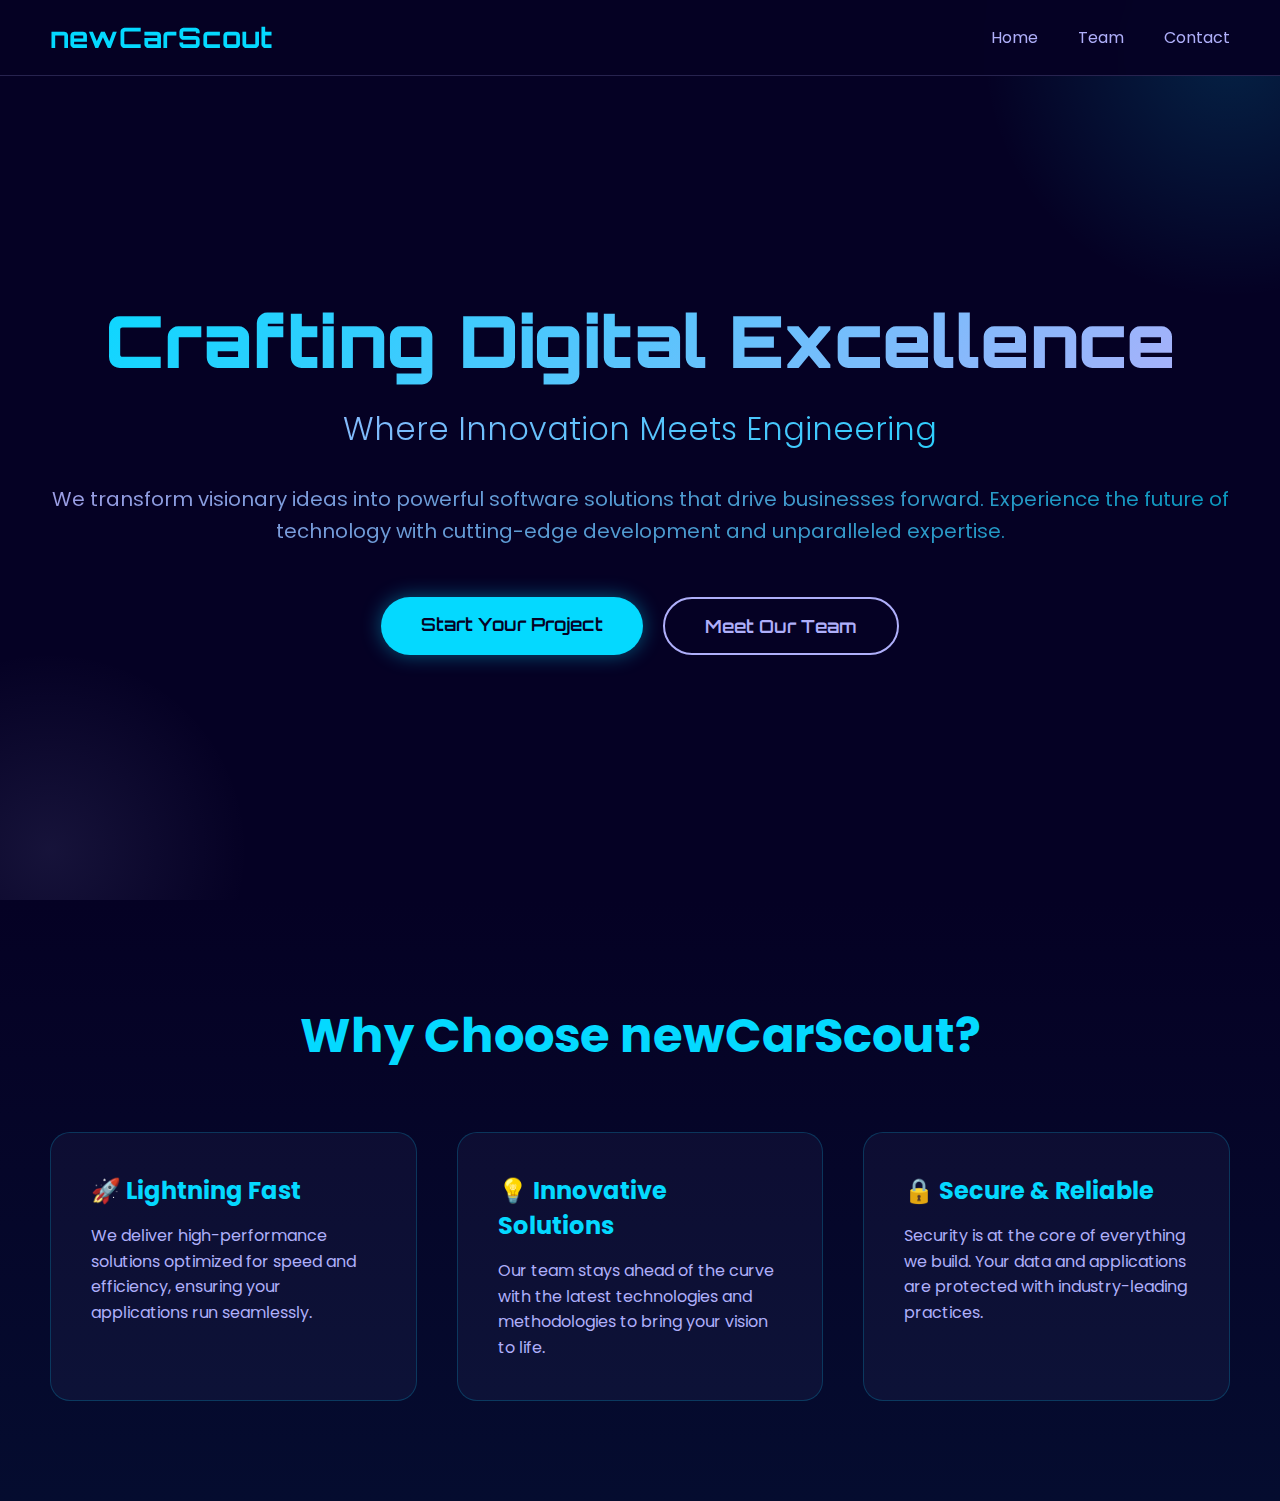
<file: index.html>
<!DOCTYPE html>
<html lang="en">

<head>
    <meta charset="UTF-8">
    <meta name="viewport" content="width=device-width, initial-scale=1.0">
    <title>newCarScout - Innovation Driven Engineering</title>
    <link rel="preconnect" href="https://fonts.googleapis.com">
    <link rel="preconnect" href="https://fonts.gstatic.com" crossorigin>
    <link href="https://fonts.googleapis.com/css2?family=Orbitron:wght@400;500;600;700;900&family=Poppins:wght@300;400;500;600;700&display=swap" rel="stylesheet">
    <style>
        * {
            margin: 0;
            padding: 0;
            box-sizing: border-box;
        }
        
        body {
            font-family: 'Poppins', -apple-system, BlinkMacSystemFont, 'SF Pro', sans-serif;
            background-color: #050124;
            color: #ffffff;
            overflow-x: hidden;
        }
        /* Navigation */
        
        nav {
            display: flex;
            justify-content: space-between;
            align-items: center;
            padding: 20px 50px;
            background: rgba(5, 1, 36, 0.95);
            -webkit-backdrop-filter: blur(10px);
            backdrop-filter: blur(10px);
            position: fixed;
            width: 100%;
            top: 0;
            z-index: 1000;
            border-bottom: 1px solid rgba(175, 175, 250, 0.2);
        }
        
        .logo {
            font-size: 28px;
            font-weight: bold;
            font-family: 'Orbitron', sans-serif;
            color: #04d9ff;
            letter-spacing: 1px;
        }
        
        .nav-links {
            display: flex;
            gap: 40px;
            list-style: none;
        }
        
        .nav-links a {
            color: #afaffa;
            text-decoration: none;
            font-size: 16px;
            transition: color 0.3s ease;
            position: relative;
        }
        
        .nav-links a:hover {
            color: #04d9ff;
        }
        
        .nav-links a::after {
            content: '';
            position: absolute;
            width: 0;
            height: 2px;
            bottom: -5px;
            left: 0;
            background-color: #04d9ff;
            transition: width 0.3s ease;
        }
        
        .nav-links a:hover::after {
            width: 100%;
        }
        /* Hero Section */
        
        .hero {
            min-height: 100vh;
            display: flex;
            align-items: center;
            justify-content: center;
            padding: 100px 50px 50px;
            position: relative;
            overflow: hidden;
        }
        
        .hero::before {
            content: '';
            position: absolute;
            width: 500px;
            height: 500px;
            background: radial-gradient(circle, rgba(4, 217, 255, 0.15) 0%, transparent 70%);
            border-radius: 50%;
            top: -200px;
            right: -200px;
            animation: pulse 4s ease-in-out infinite;
        }
        
        .hero::after {
            content: '';
            position: absolute;
            width: 400px;
            height: 400px;
            background: radial-gradient(circle, rgba(175, 175, 250, 0.1) 0%, transparent 70%);
            border-radius: 50%;
            bottom: -150px;
            left: -150px;
            animation: pulse 5s ease-in-out infinite;
        }
        
        @keyframes pulse {
            0%,
            100% {
                transform: scale(1);
                opacity: 0.5;
            }
            50% {
                transform: scale(1.1);
                opacity: 0.8;
            }
        }
        
        .hero-content {
            max-width: 1200px;
            text-align: center;
            z-index: 1;
        }
        
        .hero h1 {
            font-size: 72px;
            font-weight: 900;
            font-family: 'Orbitron', sans-serif;
            margin-bottom: 20px;
            background: linear-gradient(135deg, #04d9ff 0%, #afaffa 100%);
            -webkit-background-clip: text;
            -webkit-text-fill-color: transparent;
            background-clip: text;
            animation: slideDown 1s ease-out;
        }
        
        @keyframes slideDown {
            from {
                opacity: 0;
                transform: translateY(-50px);
            }
            to {
                opacity: 1;
                transform: translateY(0);
            }
        }
        
        .hero h2 {
            font-size: 32px;
            background: linear-gradient(135deg, #afaffa 0%, #04d9ff 100%);
            -webkit-background-clip: text;
            -webkit-text-fill-color: transparent;
            background-clip: text;
            margin-bottom: 30px;
            font-weight: 300;
            animation: slideUp 1s ease-out 0.3s both;
        }
        
        @keyframes slideUp {
            from {
                opacity: 0;
                transform: translateY(30px);
            }
            to {
                opacity: 1;
                transform: translateY(0);
            }
        }
        
        .hero p {
            font-size: 20px;
            background: linear-gradient(135deg, rgba(175, 175, 250, 0.9) 0%, rgba(4, 217, 255, 0.7) 100%);
            -webkit-background-clip: text;
            -webkit-text-fill-color: transparent;
            background-clip: text;
            margin-bottom: 50px;
            line-height: 1.6;
            animation: fadeIn 1s ease-out 0.6s both;
        }
        
        @keyframes fadeIn {
            from {
                opacity: 0;
            }
            to {
                opacity: 1;
            }
        }
        
        .cta-buttons {
            display: flex;
            gap: 20px;
            justify-content: center;
            flex-wrap: wrap;
            animation: fadeIn 1s ease-out 0.9s both;
        }
        
        .btn {
            padding: 16px 40px;
            font-size: 18px;
            font-family: 'Orbitron', sans-serif;
            font-weight: 600;
            border: none;
            border-radius: 50px;
            cursor: pointer;
            transition: all 0.3s ease;
            text-decoration: none;
            display: inline-block;
        }
        
        .btn-primary {
            background-color: #04d9ff;
            color: #050124;
            box-shadow: 0 0 20px rgba(4, 217, 255, 0.4);
        }
        
        .btn-primary:hover {
            background-color: #03b8db;
            transform: translateY(-3px);
            box-shadow: 0 5px 30px rgba(4, 217, 255, 0.6);
        }
        
        .btn-secondary {
            background-color: transparent;
            color: #afaffa;
            border: 2px solid #afaffa;
        }
        
        .btn-secondary:hover {
            background-color: #afaffa;
            color: #050124;
            transform: translateY(-3px);
        }
        /* Features Section */
        
        .features {
            padding: 100px 50px;
            background: linear-gradient(180deg, #050124 0%, rgba(4, 217, 255, 0.05) 100%);
        }
        
        .features h2 {
            text-align: center;
            font-size: 48px;
            margin-bottom: 60px;
            color: #04d9ff;
        }
        
        .feature-grid {
            display: grid;
            grid-template-columns: repeat(auto-fit, minmax(300px, 1fr));
            gap: 40px;
            max-width: 1200px;
            margin: 0 auto;
        }
        
        .feature-card {
            background: rgba(175, 175, 250, 0.05);
            padding: 40px;
            border-radius: 20px;
            border: 1px solid rgba(4, 217, 255, 0.2);
            transition: all 0.3s ease;
        }
        
        .feature-card:hover {
            transform: translateY(-10px);
            border-color: #04d9ff;
            box-shadow: 0 10px 40px rgba(4, 217, 255, 0.2);
        }
        
        .feature-card h3 {
            color: #04d9ff;
            font-size: 24px;
            margin-bottom: 15px;
        }
        
        .feature-card p {
            color: #afaffa;
            line-height: 1.6;
        }
        /* Responsive */
        
        @media (max-width: 768px) {
            nav {
                padding: 15px 20px;
            }
            .nav-links {
                gap: 20px;
            }
            .hero h1 {
                font-size: 42px;
            }
            .hero h2 {
                font-size: 24px;
            }
            .hero p {
                font-size: 16px;
            }
            .cta-buttons {
                flex-direction: column;
                align-items: center;
            }
            .btn {
                width: 100%;
                max-width: 300px;
            }
            .features h2 {
                font-size: 36px;
            }
        }
    </style>
</head>

<body>
    <!-- Navigation -->
    <nav>
        <div class="logo">newCarScout</div>
        <ul class="nav-links">
            <li><a href="./index.html">Home</a></li>
            <li><a href="./team.html">Team</a></li>
            <li><a href="./contact.html">Contact</a></li>
        </ul>
    </nav>

    <!-- Hero Section -->
    <section class="hero" id="home">
        <div class="hero-content">
            <h1>Crafting Digital Excellence</h1>
            <h2>Where Innovation Meets Engineering</h2>
            <p>We transform visionary ideas into powerful software solutions that drive businesses forward. Experience the future of technology with cutting-edge development and unparalleled expertise.</p>
            <div class="cta-buttons">
                <a href="#contact" class="btn btn-primary">Start Your Project</a>
                <a href="#team" class="btn btn-secondary">Meet Our Team</a>
            </div>
        </div>
    </section>

    <!-- Features Section -->
    <section class="features">
        <h2>Why Choose newCarScout?</h2>
        <div class="feature-grid">
            <div class="feature-card">
                <h3>🚀 Lightning Fast</h3>
                <p>We deliver high-performance solutions optimized for speed and efficiency, ensuring your applications run seamlessly.</p>
            </div>
            <div class="feature-card">
                <h3>💡 Innovative Solutions</h3>
                <p>Our team stays ahead of the curve with the latest technologies and methodologies to bring your vision to life.</p>
            </div>
            <div class="feature-card">
                <h3>🔒 Secure & Reliable</h3>
                <p>Security is at the core of everything we build. Your data and applications are protected with industry-leading practices.</p>
            </div>
        </div>
    </section>

    <script>
        // Smooth scrolling for navigation links
        document.querySelectorAll('a[href^="#"]').forEach(anchor => {
            anchor.addEventListener('click', function(e) {
                e.preventDefault();
                const target = document.querySelector(this.getAttribute('href'));
                if (target) {
                    target.scrollIntoView({
                        behavior: 'smooth',
                        block: 'start'
                    });
                }
            });
        });

        // Add scroll effect to navigation
        window.addEventListener('scroll', () => {
            const nav = document.querySelector('nav');
            if (window.scrollY > 100) {
                nav.style.background = 'rgba(5, 1, 36, 0.98)';
                nav.style.boxShadow = '0 5px 20px rgba(4, 217, 255, 0.1)';
            } else {
                nav.style.background = 'rgba(5, 1, 36, 0.95)';
                nav.style.boxShadow = 'none';
            }
        });
    </script>
</body>

</html>
</file>
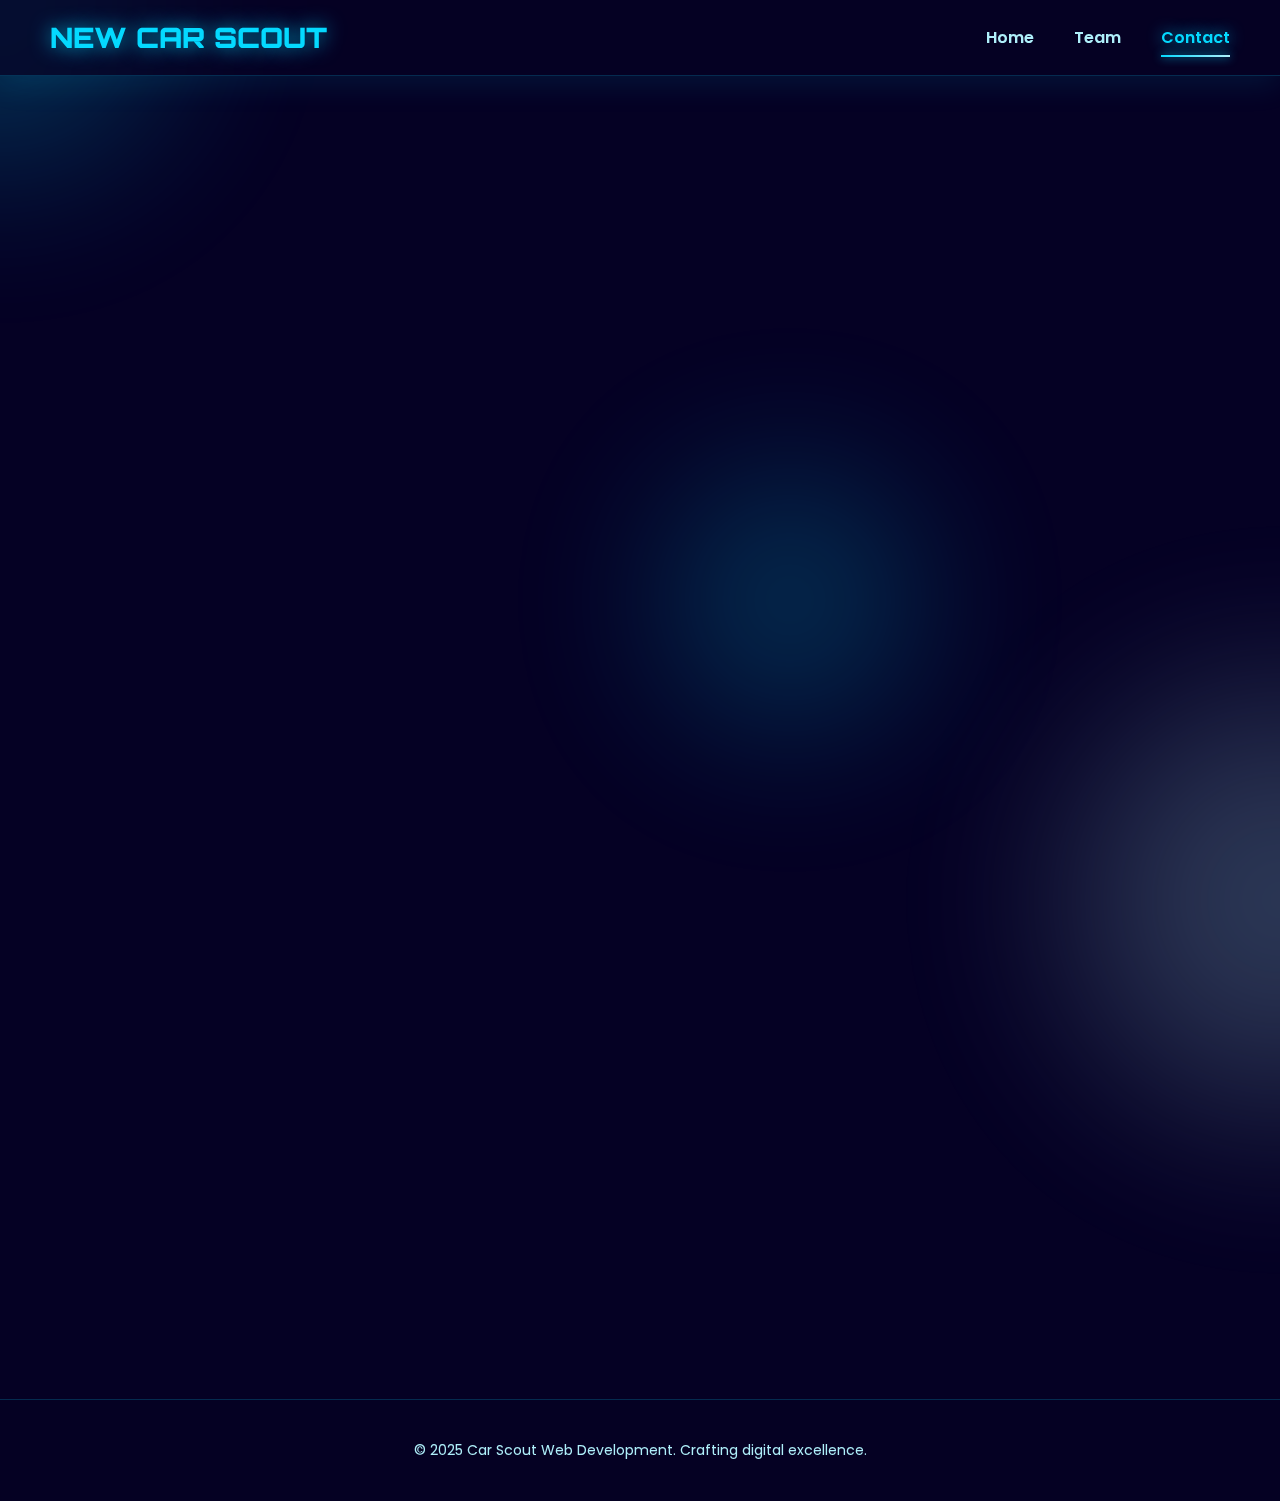
<file: contact.html>
<!DOCTYPE html>
<html lang="en">
<head>
    <meta charset="UTF-8">
    <meta name="viewport" content="width=device-width, initial-scale=1.0">
    <title>Contact - Car Scout Web Development</title>
    <link href="https://fonts.googleapis.com/css2?family=Poppins:wght@300;400;600;700&family=Orbitron:wght@400;700;900&display=swap" rel="stylesheet">
    <link rel="stylesheet" href="https://cdnjs.cloudflare.com/ajax/libs/font-awesome/6.4.0/css/all.min.css">
    <link rel="stylesheet" href="./contact.css">

</head>
<body>
    <!-- Background Orbs -->
    <div class="bg-orb orb1"></div>
    <div class="bg-orb orb2"></div>
    <div class="bg-orb orb3"></div>

    <!-- Navigation -->
    <nav>
        <div class="logo">NEW CAR SCOUT</div>
        <ul>
            <li><a href="./index.html">Home</a></li>
            <li><a href="./team.html">Team</a></li>
            <!-- <li><a href="#about">About</a></li> -->
            <li><a href="./contact.html" class="active">Contact</a></li>
        </ul>
    </nav>

    <!-- Main Content -->
    <main>
        <!-- Hero Section -->
        <div class="hero">
            <h1>Let's Build Something Extraordinary.</h1>
            <p>Get in touch with Car Scout Web Development — we create, code, and craft experiences that move ideas forward.</p>
        </div>

        <!-- Contact Form & Team Section -->
        <div class="contact-container">
            <!-- Contact Form -->
            <div class="contact-form-wrapper" id="contact">
                <!-- Floating Tech Logos -->
                <div class="floating-logos">
                    <i class="logo-icon fab fa-html5"></i>
                    <i class="logo-icon fab fa-css3-alt"></i>
                    <i class="logo-icon fab fa-js"></i>
                    <i class="logo-icon fab fa-react"></i>
                    <i class="logo-icon fab fa-node"></i>
                    <i class="logo-icon fab fa-python"></i>
                </div>

                <form id="contactForm">
                    <div class="form-group">
                        <label for="name">Your Name</label>
                        <input type="text" id="name" name="name" required>
                    </div>

                    <div class="form-group">
                        <label for="email">Email Address</label>
                        <input type="email" id="email" name="email" required>
                    </div>

                    <div class="form-group">
                        <label for="subject">Subject</label>
                        <input type="text" id="subject" name="subject" required>
                    </div>

                    <div class="form-group">
                        <label for="message">Your Message</label>
                        <textarea id="message" name="message" required></textarea>
                    </div>

                    <button type="submit" class="submit-btn">Send Message</button>
                </form>

                <p class="tagline">We build custom digital experiences for forward-thinking brands. Reach out and let's create something extraordinary.</p>
            </div>

            <!-- Team Section -->
            <div class="team-section" id="team">
                <h2 class="team-header">Meet Our Team</h2>
                <div class="team-cards">
                    <div class="team-card">
                        <h3>Mr David</h3>
                        <p>Lead Developer & Founder</p>
                    </div>
                    <div class="team-card">
                        <h3>Nicole</h3>
                        <p>Project Mnager/UX Designer</p>
                    </div>
                    <div class="team-card">
                        <h3>Kamsy</h3>
                        <p>Full Stack Engineer</p>
                    </div>
                    <div class="team-card">
                        <h3>Justice</h3>
                        <p>HTML Tutor</p>
                    </div>
               
                </div>
            </div>
        </div>

        <!-- Social Links -->
        <div class="social-links">
            <a href="#" class="social-icon" title="GitHub"><i class="fab fa-github"></i></a>
            <a href="#" class="social-icon" title="LinkedIn"><i class="fab fa-linkedin"></i></a>
            <a href="#" class="social-icon" title="Twitter"><i class="fab fa-twitter"></i></a>
        </div>
    </main>

    <!-- Footer -->
    <footer>
        <p>&copy; 2025 Car Scout Web Development. Crafting digital excellence.</p>
    </footer>

    <!-- Back to Top Button -->
    <div class="back-to-top" id="backToTop">
        <i class="fas fa-arrow-up"></i>
    </div>

    <script src="contact.js">
      
    </script>
</body>
</html>
</file>
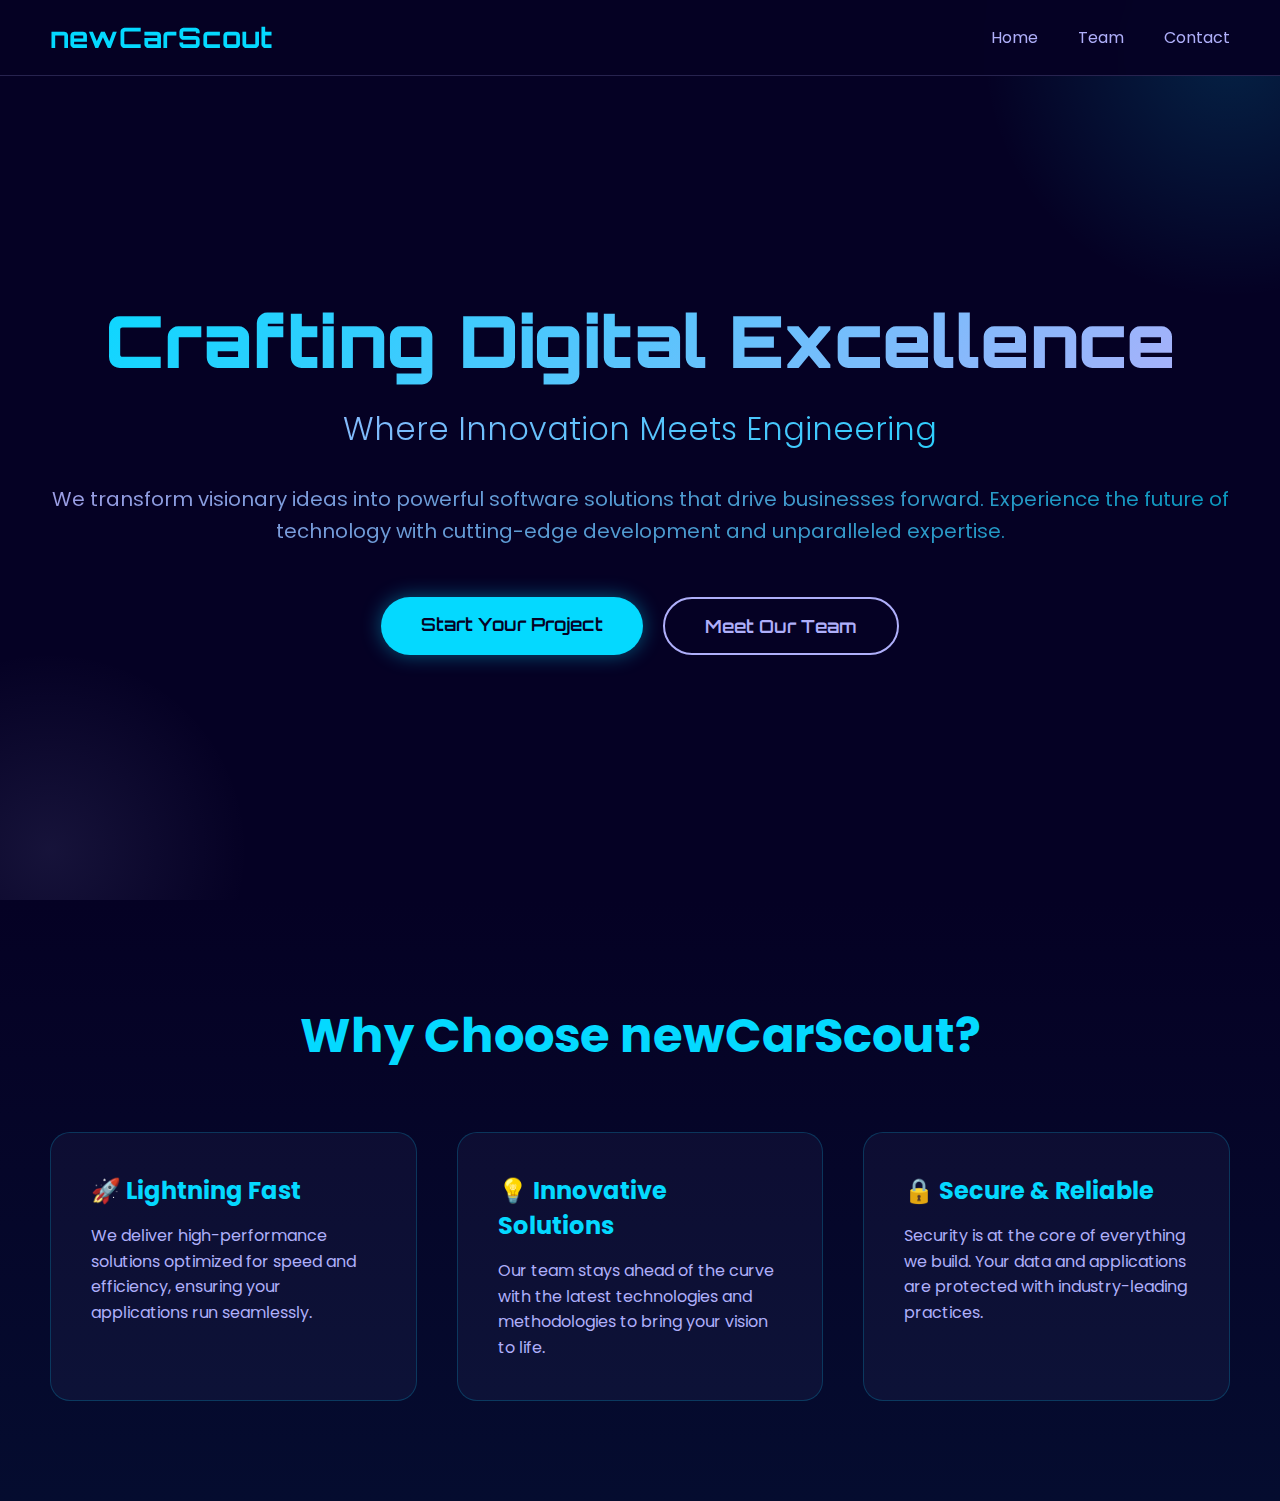
<file: LandingPage.html>
<!DOCTYPE html>
<html lang="en">

<head>
    <meta charset="UTF-8">
    <meta name="viewport" content="width=device-width, initial-scale=1.0">
    <title>newCarScout - Innovation Driven Engineering</title>
    <link rel="preconnect" href="https://fonts.googleapis.com">
    <link rel="preconnect" href="https://fonts.gstatic.com" crossorigin>
    <link href="https://fonts.googleapis.com/css2?family=Orbitron:wght@400;500;600;700;900&family=Poppins:wght@300;400;500;600;700&display=swap" rel="stylesheet">
    <style>
        * {
            margin: 0;
            padding: 0;
            box-sizing: border-box;
        }
        
        body {
            font-family: 'Poppins', -apple-system, BlinkMacSystemFont, 'SF Pro', sans-serif;
            background-color: #050124;
            color: #ffffff;
            overflow-x: hidden;
        }
        /* Navigation */
        
        nav {
            display: flex;
            justify-content: space-between;
            align-items: center;
            padding: 20px 50px;
            background: rgba(5, 1, 36, 0.95);
            backdrop-filter: blur(10px);
            position: fixed;
            width: 100%;
            top: 0;
            z-index: 1000;
            border-bottom: 1px solid rgba(175, 175, 250, 0.2);
        }
        
        .logo {
            font-size: 28px;
            font-weight: bold;
            font-family: 'Orbitron', sans-serif;
            color: #04d9ff;
            letter-spacing: 1px;
        }
        
        .nav-links {
            display: flex;
            gap: 40px;
            list-style: none;
        }
        
        .nav-links a {
            color: #afaffa;
            text-decoration: none;
            font-size: 16px;
            transition: color 0.3s ease;
            position: relative;
        }
        
        .nav-links a:hover {
            color: #04d9ff;
        }
        
        .nav-links a::after {
            content: '';
            position: absolute;
            width: 0;
            height: 2px;
            bottom: -5px;
            left: 0;
            background-color: #04d9ff;
            transition: width 0.3s ease;
        }
        
        .nav-links a:hover::after {
            width: 100%;
        }
        /* Hero Section */
        
        .hero {
            min-height: 100vh;
            display: flex;
            align-items: center;
            justify-content: center;
            padding: 100px 50px 50px;
            position: relative;
            overflow: hidden;
        }
        
        .hero::before {
            content: '';
            position: absolute;
            width: 500px;
            height: 500px;
            background: radial-gradient(circle, rgba(4, 217, 255, 0.15) 0%, transparent 70%);
            border-radius: 50%;
            top: -200px;
            right: -200px;
            animation: pulse 4s ease-in-out infinite;
        }
        
        .hero::after {
            content: '';
            position: absolute;
            width: 400px;
            height: 400px;
            background: radial-gradient(circle, rgba(175, 175, 250, 0.1) 0%, transparent 70%);
            border-radius: 50%;
            bottom: -150px;
            left: -150px;
            animation: pulse 5s ease-in-out infinite;
        }
        
        @keyframes pulse {
            0%,
            100% {
                transform: scale(1);
                opacity: 0.5;
            }
            50% {
                transform: scale(1.1);
                opacity: 0.8;
            }
        }
        
        .hero-content {
            max-width: 1200px;
            text-align: center;
            z-index: 1;
        }
        
        .hero h1 {
            font-size: 72px;
            font-weight: 900;
            font-family: 'Orbitron', sans-serif;
            margin-bottom: 20px;
            background: linear-gradient(135deg, #04d9ff 0%, #afaffa 100%);
            -webkit-background-clip: text;
            -webkit-text-fill-color: transparent;
            background-clip: text;
            animation: slideDown 1s ease-out;
        }
        
        @keyframes slideDown {
            from {
                opacity: 0;
                transform: translateY(-50px);
            }
            to {
                opacity: 1;
                transform: translateY(0);
            }
        }
        
        .hero h2 {
            font-size: 32px;
            background: linear-gradient(135deg, #afaffa 0%, #04d9ff 100%);
            -webkit-background-clip: text;
            -webkit-text-fill-color: transparent;
            background-clip: text;
            margin-bottom: 30px;
            font-weight: 300;
            animation: slideUp 1s ease-out 0.3s both;
        }
        
        @keyframes slideUp {
            from {
                opacity: 0;
                transform: translateY(30px);
            }
            to {
                opacity: 1;
                transform: translateY(0);
            }
        }
        
        .hero p {
            font-size: 20px;
            background: linear-gradient(135deg, rgba(175, 175, 250, 0.9) 0%, rgba(4, 217, 255, 0.7) 100%);
            -webkit-background-clip: text;
            -webkit-text-fill-color: transparent;
            background-clip: text;
            margin-bottom: 50px;
            line-height: 1.6;
            animation: fadeIn 1s ease-out 0.6s both;
        }
        
        @keyframes fadeIn {
            from {
                opacity: 0;
            }
            to {
                opacity: 1;
            }
        }
        
        .cta-buttons {
            display: flex;
            gap: 20px;
            justify-content: center;
            flex-wrap: wrap;
            animation: fadeIn 1s ease-out 0.9s both;
        }
        
        .btn {
            padding: 16px 40px;
            font-size: 18px;
            font-family: 'Orbitron', sans-serif;
            font-weight: 600;
            border: none;
            border-radius: 50px;
            cursor: pointer;
            transition: all 0.3s ease;
            text-decoration: none;
            display: inline-block;
        }
        
        .btn-primary {
            background-color: #04d9ff;
            color: #050124;
            box-shadow: 0 0 20px rgba(4, 217, 255, 0.4);
        }
        
        .btn-primary:hover {
            background-color: #03b8db;
            transform: translateY(-3px);
            box-shadow: 0 5px 30px rgba(4, 217, 255, 0.6);
        }
        
        .btn-secondary {
            background-color: transparent;
            color: #afaffa;
            border: 2px solid #afaffa;
        }
        
        .btn-secondary:hover {
            background-color: #afaffa;
            color: #050124;
            transform: translateY(-3px);
        }
        /* Features Section */
        
        .features {
            padding: 100px 50px;
            background: linear-gradient(180deg, #050124 0%, rgba(4, 217, 255, 0.05) 100%);
        }
        
        .features h2 {
            text-align: center;
            font-size: 48px;
            margin-bottom: 60px;
            color: #04d9ff;
        }
        
        .feature-grid {
            display: grid;
            grid-template-columns: repeat(auto-fit, minmax(300px, 1fr));
            gap: 40px;
            max-width: 1200px;
            margin: 0 auto;
        }
        
        .feature-card {
            background: rgba(175, 175, 250, 0.05);
            padding: 40px;
            border-radius: 20px;
            border: 1px solid rgba(4, 217, 255, 0.2);
            transition: all 0.3s ease;
        }
        
        .feature-card:hover {
            transform: translateY(-10px);
            border-color: #04d9ff;
            box-shadow: 0 10px 40px rgba(4, 217, 255, 0.2);
        }
        
        .feature-card h3 {
            color: #04d9ff;
            font-size: 24px;
            margin-bottom: 15px;
        }
        
        .feature-card p {
            color: #afaffa;
            line-height: 1.6;
        }
        /* Responsive */
        
        @media (max-width: 768px) {
            nav {
                padding: 15px 20px;
            }
            .nav-links {
                gap: 20px;
            }
            .hero h1 {
                font-size: 42px;
            }
            .hero h2 {
                font-size: 24px;
            }
            .hero p {
                font-size: 16px;
            }
            .cta-buttons {
                flex-direction: column;
                align-items: center;
            }
            .btn {
                width: 100%;
                max-width: 300px;
            }
            .features h2 {
                font-size: 36px;
            }
        }
    </style>
</head>

<body>
    <!-- Navigation -->
    <nav>
        <div class="logo">newCarScout</div>
        <ul class="nav-links">
            <li><a href="#home">Home</a></li>
            <li><a href="#team">Team</a></li>
            <li><a href="#contact">Contact</a></li>
        </ul>
    </nav>

    <!-- Hero Section -->
    <section class="hero" id="home">
        <div class="hero-content">
            <h1>Crafting Digital Excellence</h1>
            <h2>Where Innovation Meets Engineering</h2>
            <p>We transform visionary ideas into powerful software solutions that drive businesses forward. Experience the future of technology with cutting-edge development and unparalleled expertise.</p>
            <div class="cta-buttons">
                <a href="#contact" class="btn btn-primary">Start Your Project</a>
                <a href="#team" class="btn btn-secondary">Meet Our Team</a>
            </div>
        </div>
    </section>

    <!-- Features Section -->
    <section class="features">
        <h2>Why Choose newCarScout?</h2>
        <div class="feature-grid">
            <div class="feature-card">
                <h3>🚀 Lightning Fast</h3>
                <p>We deliver high-performance solutions optimized for speed and efficiency, ensuring your applications run seamlessly.</p>
            </div>
            <div class="feature-card">
                <h3>💡 Innovative Solutions</h3>
                <p>Our team stays ahead of the curve with the latest technologies and methodologies to bring your vision to life.</p>
            </div>
            <div class="feature-card">
                <h3>🔒 Secure & Reliable</h3>
                <p>Security is at the core of everything we build. Your data and applications are protected with industry-leading practices.</p>
            </div>
        </div>
    </section>

    <script>
        // Smooth scrolling for navigation links
        document.querySelectorAll('a[href^="#"]').forEach(anchor => {
            anchor.addEventListener('click', function(e) {
                e.preventDefault();
                const target = document.querySelector(this.getAttribute('href'));
                if (target) {
                    target.scrollIntoView({
                        behavior: 'smooth',
                        block: 'start'
                    });
                }
            });
        });

        // Add scroll effect to navigation
        window.addEventListener('scroll', () => {
            const nav = document.querySelector('nav');
            if (window.scrollY > 100) {
                nav.style.background = 'rgba(5, 1, 36, 0.98)';
                nav.style.boxShadow = '0 5px 20px rgba(4, 217, 255, 0.1)';
            } else {
                nav.style.background = 'rgba(5, 1, 36, 0.95)';
                nav.style.boxShadow = 'none';
            }
        });
    </script>
</body>

</html>
</file>
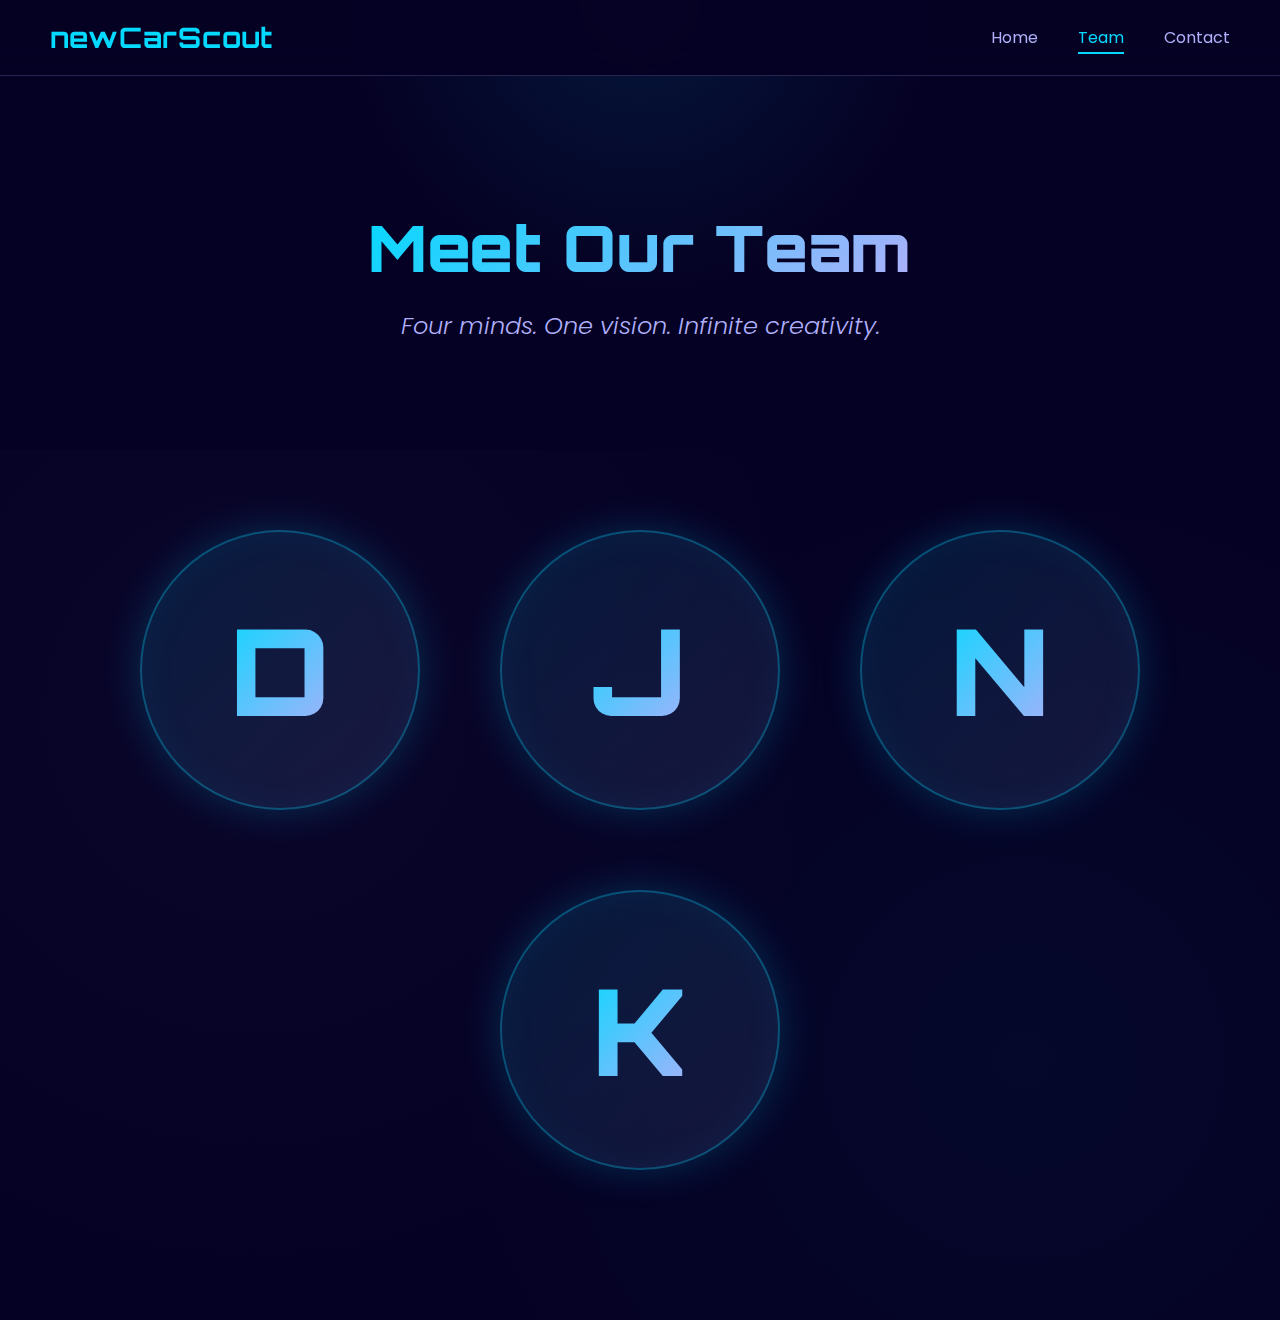
<file: team.html>
<!DOCTYPE html>
<html lang="en">

<head>
    <meta charset="UTF-8">
    <meta name="viewport" content="width=device-width, initial-scale=1.0">
    <title>Our Team - newCarScout</title>
    <link rel="preconnect" href="https://fonts.googleapis.com">
    <link rel="preconnect" href="https://fonts.gstatic.com" crossorigin>
    <link href="https://fonts.googleapis.com/css2?family=Orbitron:wght@400;500;600;700;900&family=Poppins:wght@300;400;500;600;700&display=swap" rel="stylesheet">
    <style>
        * {
            margin: 0;
            padding: 0;
            box-sizing: border-box;
        }
        
        body {
            font-family: 'Poppins', -apple-system, BlinkMacSystemFont, 'SF Pro', sans-serif;
            background-color: #050124;
            color: #ffffff;
            overflow-x: hidden;
        }

        /* Navigation - Exact copy from landing page */
        nav {
            display: flex;
            justify-content: space-between;
            align-items: center;
            padding: 20px 50px;
            background: rgba(5, 1, 36, 0.95);
            backdrop-filter: blur(10px);
            position: fixed;
            width: 100%;
            top: 0;
            z-index: 1000;
            border-bottom: 1px solid rgba(175, 175, 250, 0.2);
        }
        
        .logo {
            font-size: 28px;
            font-weight: bold;
            font-family: 'Orbitron', sans-serif;
            color: #04d9ff;
            letter-spacing: 1px;
        }
        
        .nav-links {
            display: flex;
            gap: 40px;
            list-style: none;
        }
        
        .nav-links a {
            color: #afaffa;
            text-decoration: none;
            font-size: 16px;
            transition: color 0.3s ease;
            position: relative;
        }
        
        .nav-links a:hover,
        .nav-links a.active {
            color: #04d9ff;
        }
        
        .nav-links a::after {
            content: '';
            position: absolute;
            width: 0;
            height: 2px;
            bottom: -5px;
            left: 0;
            background-color: #04d9ff;
            transition: width 0.3s ease;
        }
        
        .nav-links a:hover::after,
        .nav-links a.active::after {
            width: 100%;
        }

        /* Team Page Styles */
        .team-hero {
            min-height: 50vh;
            display: flex;
            align-items: center;
            justify-content: center;
            padding: 150px 50px 50px;
            position: relative;
            overflow: hidden;
        }

        .team-hero::before {
            content: '';
            position: absolute;
            width: 600px;
            height: 600px;
            background: radial-gradient(circle, rgba(4, 217, 255, 0.1) 0%, transparent 70%);
            border-radius: 50%;
            top: -300px;
            left: 50%;
            transform: translateX(-50%);
            animation: pulse 6s ease-in-out infinite;
        }

        @keyframes pulse {
            0%, 100% {
                transform: translateX(-50%) scale(1);
                opacity: 0.3;
            }
            50% {
                transform: translateX(-50%) scale(1.2);
                opacity: 0.6;
            }
        }

        .team-hero-content {
            text-align: center;
            z-index: 1;
        }

        .team-hero h1 {
            font-size: 64px;
            font-weight: 900;
            font-family: 'Orbitron', sans-serif;
            margin-bottom: 20px;
            background: linear-gradient(135deg, #04d9ff 0%, #afaffa 100%);
            -webkit-background-clip: text;
            -webkit-text-fill-color: transparent;
            background-clip: text;
            animation: slideDown 1s ease-out;
        }

        @keyframes slideDown {
            from {
                opacity: 0;
                transform: translateY(-30px);
            }
            to {
                opacity: 1;
                transform: translateY(0);
            }
        }

        .team-hero h2 {
            font-size: 24px;
            color: #afaffa;
            font-weight: 300;
            font-style: italic;
            animation: fadeIn 1s ease-out 0.3s both;
        }

        @keyframes fadeIn {
            from {
                opacity: 0;
            }
            to {
                opacity: 1;
            }
        }

        /* Bubbles Section */
        .bubbles-container {
            padding: 80px 50px 150px;
            position: relative;
            min-height: 70vh;
        }

        /* Particle background effect */
        .bubbles-container::before {
            content: '';
            position: absolute;
            top: 0;
            left: 0;
            width: 100%;
            height: 100%;
            background: 
                radial-gradient(circle at 20% 30%, rgba(175, 175, 250, 0.03) 0%, transparent 50%),
                radial-gradient(circle at 80% 70%, rgba(4, 217, 255, 0.03) 0%, transparent 50%);
            pointer-events: none;
        }

        .bubbles-grid {
            display: flex;
            justify-content: center;
            align-items: center;
            gap: 80px;
            flex-wrap: wrap;
            max-width: 1400px;
            margin: 0 auto;
            position: relative;
            z-index: 1;
        }

        /* Individual bubble */
        .bubble {
            width: 280px;
            height: 280px;
            position: relative;
            cursor: pointer;
            animation: float 4s ease-in-out infinite;
        }

        .bubble:nth-child(1) {
            animation-delay: 0s;
        }

        .bubble:nth-child(2) {
            animation-delay: 1s;
        }

        .bubble:nth-child(3) {
            animation-delay: 2s;
        }

        @keyframes float {
            0%, 100% {
                transform: translateY(0px) rotate(0deg);
            }
            50% {
                transform: translateY(-20px) rotate(5deg);
            }
        }

        /* Bubble circle */
        .bubble-circle {
            width: 100%;
            height: 100%;
            border-radius: 50%;
            background: linear-gradient(135deg, rgba(4, 217, 255, 0.1) 0%, rgba(175, 175, 250, 0.1) 100%);
            border: 2px solid rgba(4, 217, 255, 0.3);
            display: flex;
            align-items: center;
            justify-content: center;
            position: relative;
            transition: all 0.5s cubic-bezier(0.68, -0.55, 0.265, 1.55);
            box-shadow: 
                0 0 40px rgba(4, 217, 255, 0.2),
                inset 0 0 40px rgba(4, 217, 255, 0.05);
        }

        .bubble:hover .bubble-circle {
            transform: rotateY(180deg) scale(1.05);
            border-color: #04d9ff;
            box-shadow: 
                0 0 60px rgba(4, 217, 255, 0.5),
                inset 0 0 60px rgba(4, 217, 255, 0.1);
        }

        /* Glow ring effect on hover */
        .bubble-circle::before {
            content: '';
            position: absolute;
            width: 110%;
            height: 110%;
            border-radius: 50%;
            background: radial-gradient(circle, rgba(4, 217, 255, 0.3) 0%, transparent 70%);
            opacity: 0;
            transition: opacity 0.5s ease;
            z-index: -1;
        }

        .bubble:hover .bubble-circle::before {
            opacity: 1;
            animation: ringPulse 2s ease-in-out infinite;
        }

        @keyframes ringPulse {
            0%, 100% {
                transform: scale(1);
            }
            50% {
                transform: scale(1.1);
            }
        }

        /* Initial state - shows initial */
        .bubble-initial {
            font-size: 120px;
            font-weight: 900;
            font-family: 'Orbitron', sans-serif;
            background: linear-gradient(135deg, #04d9ff 0%, #afaffa 100%);
            -webkit-background-clip: text;
            -webkit-text-fill-color: transparent;
            background-clip: text;
            transition: opacity 0.3s ease;
        }

        /* Flipped state - shows name */
        .bubble-name {
            position: absolute;
            font-size: 32px;
            font-weight: 700;
            font-family: 'Orbitron', sans-serif;
            color: #04d9ff;
            opacity: 0;
            transition: opacity 0.3s ease;
            transform: rotateY(180deg);
        }

        .bubble:hover .bubble-initial {
            opacity: 0;
        }

        .bubble:hover .bubble-name {
            opacity: 1;
        }

        /* Info Card */
        .info-card {
            position: fixed;
            top: 50%;
            left: 50%;
            transform: translate(-50%, -50%) scale(0.8);
            background: rgba(5, 1, 36, 0.98);
            border: 2px solid #04d9ff;
            border-radius: 30px;
            padding: 50px;
            max-width: 600px;
            width: 90%;
            opacity: 0;
            pointer-events: none;
            transition: all 0.4s cubic-bezier(0.68, -0.55, 0.265, 1.55);
            z-index: 2000;
            box-shadow: 
                0 0 80px rgba(4, 217, 255, 0.4),
                inset 0 0 40px rgba(4, 217, 255, 0.05);
        }

        .info-card.active {
            opacity: 1;
            transform: translate(-50%, -50%) scale(1);
            pointer-events: auto;
        }

        .info-card h3 {
            font-size: 42px;
            font-family: 'Orbitron', sans-serif;
            background: linear-gradient(135deg, #04d9ff 0%, #afaffa 100%);
            -webkit-background-clip: text;
            -webkit-text-fill-color: transparent;
            background-clip: text;
            margin-bottom: 10px;
        }

        .info-card .role {
            font-size: 24px;
            color: #04d9ff;
            margin-bottom: 30px;
            font-weight: 500;
        }

        .info-card .skills-title {
            font-size: 18px;
            color: #afaffa;
            margin-bottom: 15px;
            font-weight: 600;
        }

        .skills-list {
            display: flex;
            flex-wrap: wrap;
            gap: 10px;
            margin-bottom: 30px;
        }

        .skill-tag {
            background: rgba(4, 217, 255, 0.1);
            border: 1px solid rgba(4, 217, 255, 0.3);
            color: #04d9ff;
            padding: 8px 16px;
            border-radius: 20px;
            font-size: 14px;
        }

        .close-btn {
            background: #04d9ff;
            color: #050124;
            border: none;
            padding: 12px 30px;
            border-radius: 25px;
            font-size: 16px;
            font-family: 'Orbitron', sans-serif;
            font-weight: 600;
            cursor: pointer;
            transition: all 0.3s ease;
            width: 100%;
        }

        .close-btn:hover {
            background: #03b8db;
            transform: translateY(-2px);
            box-shadow: 0 5px 20px rgba(4, 217, 255, 0.4);
        }

        /* Overlay */
        .overlay {
            position: fixed;
            top: 0;
            left: 0;
            width: 100%;
            height: 100%;
            background: rgba(5, 1, 36, 0.9);
            opacity: 0;
            pointer-events: none;
            transition: opacity 0.4s ease;
            z-index: 1999;
        }

        .overlay.active {
            opacity: 1;
            pointer-events: auto;
        }

        /* Responsive */
        @media (max-width: 768px) {
            nav {
                padding: 15px 20px;
            }

            .nav-links {
                gap: 20px;
            }

            .team-hero h1 {
                font-size: 42px;
            }

            .team-hero h2 {
                font-size: 18px;
            }

            .bubbles-grid {
                gap: 40px;
            }

            .bubble {
                width: 200px;
                height: 200px;
            }

            .bubble-initial {
                font-size: 80px;
            }

            .bubble-name {
                font-size: 24px;
            }

            .info-card {
                padding: 30px;
            }

            .info-card h3 {
                font-size: 32px;
            }

            .info-card .role {
                font-size: 20px;
            }
        }
    </style>
</head>

<body>
    <!-- Navigation - Exact copy from landing page -->
    <nav>
        <div class="logo">newCarScout</div>
        <ul class="nav-links">
            <li><a href="index.html">Home</a></li>
            <li><a href="team.html" class="active">Team</a></li>
            <li><a href="contact.html">Contact</a></li>
        </ul>
    </nav>

    <!-- Team Hero Section -->
    <section class="team-hero">
        <div class="team-hero-content">
            <h1>Meet Our Team</h1>
            <h2>Four minds. One vision. Infinite creativity.</h2>
        </div>
    </section>

    <!-- Bubbles Section -->
    <section class="bubbles-container">
        <div class="bubbles-grid">
            
            <!-- David Bubble -->
            <div class="bubble" data-member="david">
                <div class="bubble-circle">
                    <div class="bubble-initial">D</div>
                    <div class="bubble-name">David</div>
                </div>
            </div>

            <!-- Justice Bubble -->
            <div class="bubble" data-member="justice">
                <div class="bubble-circle">
                    <div class="bubble-initial">J</div>
                    <div class="bubble-name">Justice</div>
                </div>
            </div>

            <!-- Nichole Bubble -->
            <div class="bubble" data-member="nichole">
                <div class="bubble-circle">
                    <div class="bubble-initial">N</div>
                    <div class="bubble-name">Nichole</div>
                </div>
            </div>

            <!-- Kamsy Bubble -->
            <div class="bubble" data-member="kamsy">
                <div class="bubble-circle">
                    <div class="bubble-initial">K</div>
                    <div class="bubble-name">Kamsy</div>
                </div>
            </div>
        </div>
    </section>

    <!-- Overlay -->
    <div class="overlay" id="overlay"></div>

    <!-- Info Cards (Hidden by default) -->
    <div class="info-card" id="info-david">
        <h3>David</h3>
        <div class="role">Lead developer & founder</div>
        <div class="skills-title">Skills & Expertise</div>
        <div class="skills-list">
            <span class="skill-tag">HTML</span>
            <span class="skill-tag">CSS</span>
            <span class="skill-tag">JavaScript</span>
        </div>
        <button class="close-btn" onclick="closeCard()">Close</button>
    </div>

    <div class="info-card" id="info-justice">
        <h3>Justice</h3>
        <div class="role">Chief Vibe Coder</div>
        <div class="skills-title">Skills & Expertise</div>
        <div class="skills-list">
            <span class="skill-tag">HTML</span>
            <span class="skill-tag">CSS</span>
            <span class="skill-tag">JavaScript</span>
        </div>
        <button class="close-btn" onclick="closeCard()">Close</button>
    </div>

    <div class="info-card" id="info-nichole">
        <h3>Nichole</h3>
        <div class="role">Software Engineer</div>
        <div class="skills-title">Skills & Expertise</div>
        <div class="skills-list">
            <span class="skill-tag">Rust</span>
            <span class="skill-tag">Node.js</span>
            <span class="skill-tag">React</span>
            <span class="skill-tag">Python</span>
            <span class="skill-tag">JavaScript</span>
            <span class="skill-tag">CSS</span>
            <span class="skill-tag">HTML</span>
        </div>
        <button class="close-btn" onclick="closeCard()">Close</button>
    </div>

    <div class="info-card" id="info-kamsy">
        <h3>Kamsy</h3>
        <div class="role">Chief Creative Director</div>
        <div class="skills-title">Skills & Expertise</div>
        <div class="skills-list">
            <span class="skill-tag">Animations</span>
            <span class="skill-tag">CSS</span>
            <span class="skill-tag">HTML</span>
            <span class="skill-tag">JavaScript</span>
            <span class="skill-tag">Photoshop</span>
            <span class="skill-tag">Premiere Pro</span>
        </div>
        <button class="close-btn" onclick="closeCard()">Close</button>
    </div>

    <script>
        // Smooth scrolling for navigation links
        document.querySelectorAll('a[href^="#"]').forEach(anchor => {
            anchor.addEventListener('click', function(e) {
                e.preventDefault();
                const target = document.querySelector(this.getAttribute('href'));
                if (target) {
                    target.scrollIntoView({
                        behavior: 'smooth',
                        block: 'start'
                    });
                }
            });
        });

        // Add scroll effect to navigation
        window.addEventListener('scroll', () => {
            const nav = document.querySelector('nav');
            if (window.scrollY > 100) {
                nav.style.background = 'rgba(5, 1, 36, 0.98)';
                nav.style.boxShadow = '0 5px 20px rgba(4, 217, 255, 0.1)';
            } else {
                nav.style.background = 'rgba(5, 1, 36, 0.95)';
                nav.style.boxShadow = 'none';
            }
        });

        // Bubble click functionality
        const bubbles = document.querySelectorAll('.bubble');
        const overlay = document.getElementById('overlay');

        bubbles.forEach(bubble => {
            bubble.addEventListener('click', function() {
                const member = this.getAttribute('data-member');
                const infoCard = document.getElementById('info-' + member);
                
                // Show overlay and info card
                overlay.classList.add('active');
                infoCard.classList.add('active');
            });
        });

        // Close card function
        function closeCard() {
            const activeCard = document.querySelector('.info-card.active');
            if (activeCard) {
                activeCard.classList.remove('active');
            }
            overlay.classList.remove('active');
        }

        // Close on overlay click
        overlay.addEventListener('click', closeCard);

        // Close on ESC key
        document.addEventListener('keydown', function(e) {
            if (e.key === 'Escape') {
                closeCard();
            }
        });
    </script>
</body>

</html>
</file>
<file: contact.css>
* {
            margin: 0;
            padding: 0;
            box-sizing: border-box;
        }

        body {
            font-family: 'Poppins', sans-serif;
            background: #050124;
            color: #fff;
            overflow-x: hidden;
            position: relative;
            min-height: 100vh;
        }

        /* Animated background orbs */
        .bg-orb {
            position: fixed;
            border-radius: 50%;
            filter: blur(80px);
            opacity: 0.3;
            z-index: 0;
            animation: float 20s infinite ease-in-out;
        }

        .orb1 {
            width: 400px;
            height: 400px;
            background: radial-gradient(circle, #04d9ff, transparent);
            top: -200px;
            left: -200px;
            animation-delay: 0s;
        }

        .orb2 {
            width: 500px;
            height: 500px;
            background: radial-gradient(circle, #afeffa, transparent);
            bottom: -250px;
            right: -250px;
            animation-delay: 5s;
        }

        .orb3 {
            width: 300px;
            height: 300px;
            background: radial-gradient(circle, #04d9ff, transparent);
            top: 50%;
            left: 50%;
            animation-delay: 10s;
        }

        @keyframes float {
            0%, 100% { transform: translate(0, 0); }
            33% { transform: translate(50px, -50px); }
            66% { transform: translate(-50px, 50px); }
        }

        /* Navigation */
        nav {
            position: fixed;
            top: 0;
            width: 100%;
            padding: 20px 50px;
            display: flex;
            justify-content: space-between;
            align-items: center;
            background: rgba(5, 1, 36, 0.7);
            backdrop-filter: blur(15px);
            border-bottom: 1px solid rgba(4, 217, 255, 0.2);
            z-index: 1000;
            box-shadow: 0 8px 32px rgba(4, 217, 255, 0.1);
        }

        nav .logo {
            font-family: 'Orbitron', sans-serif;
            font-size: 28px;
            font-weight: 900;
            color: #04d9ff;
            text-shadow: 0 0 20px rgba(4, 217, 255, 0.8);
        }

        nav ul {
            display: flex;
            list-style: none;
            gap: 40px;
        }

        nav a {
            color: #afeffa;
            text-decoration: none;
            font-weight: 600;
            position: relative;
            transition: all 0.3s;
            padding: 8px 0;
        }

        nav a::after {
            content: '';
            position: absolute;
            bottom: 0;
            left: 0;
            width: 0;
            height: 2px;
            background: linear-gradient(90deg, #04d9ff, #afeffa);
            box-shadow: 0 0 10px #04d9ff;
            transition: width 0.3s;
        }

        nav a:hover::after,
        nav a.active::after {
            width: 100%;
        }

        nav a:hover,
        nav a.active {
            color: #04d9ff;
            text-shadow: 0 0 15px rgba(4, 217, 255, 0.8);
        }

        /* Main Content */
        main {
            position: relative;
            z-index: 1;
            padding: 120px 20px 80px;
            max-width: 1200px;
            margin: 0 auto;
        }

        /* Hero Section */
        .hero {
            text-align: center;
            margin-bottom: 60px;
            opacity: 0;
            animation: fadeInUp 1s ease forwards;
        }

        @keyframes fadeInUp {
            to {
                opacity: 1;
                transform: translateY(0);
            }
            from {
                opacity: 0;
                transform: translateY(30px);
            }
        }

        .hero h1 {
            font-family: 'Orbitron', sans-serif;
            font-size: 56px;
            font-weight: 900;
            margin-bottom: 20px;
            background: linear-gradient(135deg, #04d9ff, #afeffa);
            -webkit-background-clip: text;
            -webkit-text-fill-color: transparent;
            text-shadow: 0 0 40px rgba(4, 217, 255, 0.5);
        }

        .hero p {
            font-size: 20px;
            color: #afeffa;
            max-width: 700px;
            margin: 0 auto;
            line-height: 1.6;
        }

        /* Contact Form Section */
        .contact-container {
            display: flex;
            gap: 40px;
            align-items: flex-start;
            flex-wrap: wrap;
            opacity: 0;
            animation: fadeInUp 1s ease 0.3s forwards;
        }

        .contact-form-wrapper {
            flex: 1;
            min-width: 300px;
            background: rgba(5, 1, 36, 0.5);
            backdrop-filter: blur(15px);
            border: 1px solid rgba(4, 217, 255, 0.3);
            border-radius: 30px;
            padding: 50px;
            box-shadow: 0 8px 32px rgba(4, 217, 255, 0.2);
            position: relative;
            overflow: hidden;
        }

        .contact-form-wrapper::before {
            content: '';
            position: absolute;
            top: -2px;
            left: -2px;
            right: -2px;
            bottom: -2px;
            background: linear-gradient(135deg, #04d9ff, #afeffa, #04d9ff);
            border-radius: 30px;
            z-index: -1;
            opacity: 0;
            transition: opacity 0.3s;
        }

        .contact-form-wrapper:hover::before {
            opacity: 0.3;
        }

        /* Floating Logos */
        .floating-logos {
            position: absolute;
            width: 100%;
            height: 100%;
            top: 0;
            left: 0;
            pointer-events: none;
            overflow: hidden;
        }

        .logo-icon {
            position: absolute;
            font-size: 30px;
            color: rgba(4, 217, 255, 0.15);
            animation: orbit 30s infinite linear;
        }

        .logo-icon:nth-child(1) {
            top: 10%;
            left: 5%;
            animation-delay: 0s;
        }

        .logo-icon:nth-child(2) {
            top: 20%;
            right: 10%;
            animation-delay: 5s;
        }

        .logo-icon:nth-child(3) {
            bottom: 15%;
            left: 10%;
            animation-delay: 10s;
        }

        .logo-icon:nth-child(4) {
            bottom: 25%;
            right: 5%;
            animation-delay: 15s;
        }

        .logo-icon:nth-child(5) {
            top: 50%;
            left: 2%;
            animation-delay: 20s;
        }

        .logo-icon:nth-child(6) {
            top: 60%;
            right: 3%;
            animation-delay: 25s;
        }

        @keyframes orbit {
            0%, 100% { transform: translate(0, 0) rotate(0deg); }
            25% { transform: translate(20px, -20px) rotate(90deg); }
            50% { transform: translate(0, -40px) rotate(180deg); }
            75% { transform: translate(-20px, -20px) rotate(270deg); }
        }

        .form-group {
            margin-bottom: 25px;
        }

        .form-group label {
            display: block;
            margin-bottom: 10px;
            color: #afeffa;
            font-weight: 600;
            font-size: 14px;
        }

        .form-group input,
        .form-group textarea {
            width: 100%;
            padding: 15px 20px;
            background: rgba(4, 217, 255, 0.05);
            border: 1px solid rgba(4, 217, 255, 0.3);
            border-radius: 15px;
            color: #fff;
            font-family: 'Poppins', sans-serif;
            font-size: 16px;
            transition: all 0.3s;
        }

        .form-group input:focus,
        .form-group textarea:focus {
            outline: none;
            border-color: #04d9ff;
            box-shadow: 0 0 20px rgba(4, 217, 255, 0.4);
            background: rgba(4, 217, 255, 0.1);
        }

        .form-group input.error,
        .form-group textarea.error {
            border-color: #ff0055;
            animation: shake 0.3s;
        }

        @keyframes shake {
            0%, 100% { transform: translateX(0); }
            25% { transform: translateX(-10px); }
            75% { transform: translateX(10px); }
        }

        .form-group textarea {
            resize: vertical;
            min-height: 120px;
        }

        .submit-btn {
            width: 100%;
            padding: 18px;
            background: linear-gradient(135deg, #04d9ff, #0099cc);
            border: none;
            border-radius: 15px;
            color: #050124;
            font-family: 'Orbitron', sans-serif;
            font-size: 18px;
            font-weight: 700;
            cursor: pointer;
            transition: all 0.3s;
            position: relative;
            overflow: hidden;
        }

        .submit-btn::before {
            content: '';
            position: absolute;
            top: 50%;
            left: 50%;
            width: 0;
            height: 0;
            border-radius: 50%;
            background: rgba(255, 255, 255, 0.5);
            transform: translate(-50%, -50%);
            transition: width 0.6s, height 0.6s;
        }

        .submit-btn:hover {
            box-shadow: 0 0 30px rgba(4, 217, 255, 0.8);
            transform: translateY(-3px);
        }

        .submit-btn:active::before {
            width: 300px;
            height: 300px;
        }

        .tagline {
            margin-top: 30px;
            text-align: center;
            color: #afeffa;
            font-size: 14px;
            font-style: italic;
        }

        /* Team Section */
        .team-section {
            flex: 1;
            min-width: 300px;
            opacity: 0;
            animation: fadeInUp 1s ease 0.5s forwards;
        }

        .team-header {
            font-family: 'Orbitron', sans-serif;
            font-size: 32px;
            margin-bottom: 30px;
            color: #04d9ff;
            text-shadow: 0 0 20px rgba(4, 217, 255, 0.6);
        }

        .team-cards {
            display: grid;
            gap: 20px;
        }

        .team-card {
            background: rgba(5, 1, 36, 0.5);
            backdrop-filter: blur(15px);
            border: 1px solid rgba(4, 217, 255, 0.3);
            border-radius: 20px;
            padding: 25px;
            transition: all 0.3s;
            cursor: pointer;
        }

        .team-card:hover {
            border-color: #04d9ff;
            box-shadow: 0 0 25px rgba(4, 217, 255, 0.4);
            transform: translateX(10px);
        }

        .team-card h3 {
            color: #04d9ff;
            margin-bottom: 5px;
            font-size: 20px;
        }

        .team-card p {
            color: #afeffa;
            font-size: 14px;
        }

        /* Social Links */
        .social-links {
            display: flex;
            gap: 20px;
            justify-content: center;
            margin: 60px 0 40px;
            opacity: 0;
            animation: fadeInUp 1s ease 0.7s forwards;
        }

        .social-icon {
            width: 50px;
            height: 50px;
            display: flex;
            align-items: center;
            justify-content: center;
            background: rgba(4, 217, 255, 0.1);
            border: 1px solid rgba(4, 217, 255, 0.3);
            border-radius: 50%;
            color: #04d9ff;
            font-size: 20px;
            transition: all 0.3s;
            text-decoration: none;
        }

        .social-icon:hover {
            background: #04d9ff;
            color: #050124;
            box-shadow: 0 0 25px rgba(4, 217, 255, 0.8);
            transform: translateY(-5px);
        }

        /* Back to Top Button */
        .back-to-top {
            position: fixed;
            bottom: 30px;
            right: 30px;
            width: 60px;
            height: 60px;
            background: linear-gradient(135deg, #04d9ff, #0099cc);
            border: 2px solid #04d9ff;
            border-radius: 50%;
            display: flex;
            align-items: center;
            justify-content: center;
            color: #050124;
            font-size: 24px;
            cursor: pointer;
            opacity: 0;
            transition: all 0.3s;
            z-index: 1000;
            box-shadow: 0 0 20px rgba(4, 217, 255, 0.4);
        }

        .back-to-top.visible {
            opacity: 1;
        }

        .back-to-top:hover {
            box-shadow: 0 0 40px rgba(4, 217, 255, 0.8);
            transform: translateY(-5px) rotate(360deg);
        }

        /* Footer */
        footer {
            position: relative;
            z-index: 1;
            padding: 40px 20px;
            text-align: center;
            background: rgba(5, 1, 36, 0.7);
            backdrop-filter: blur(15px);
            border-top: 1px solid rgba(4, 217, 255, 0.2);
            margin-top: 80px;
        }

        footer p {
            color: #afeffa;
            font-size: 14px;
        }

        /* Responsive */
        @media (max-width: 768px) {
            nav {
                padding: 15px 20px;
            }

            nav ul {
                gap: 20px;
                font-size: 14px;
            }

            .hero h1 {
                font-size: 36px;
            }

            .hero p {
                font-size: 16px;
            }

            .contact-form-wrapper {
                padding: 30px;
            }

            .contact-container {
                flex-direction: column;
            }
        }
</file>
